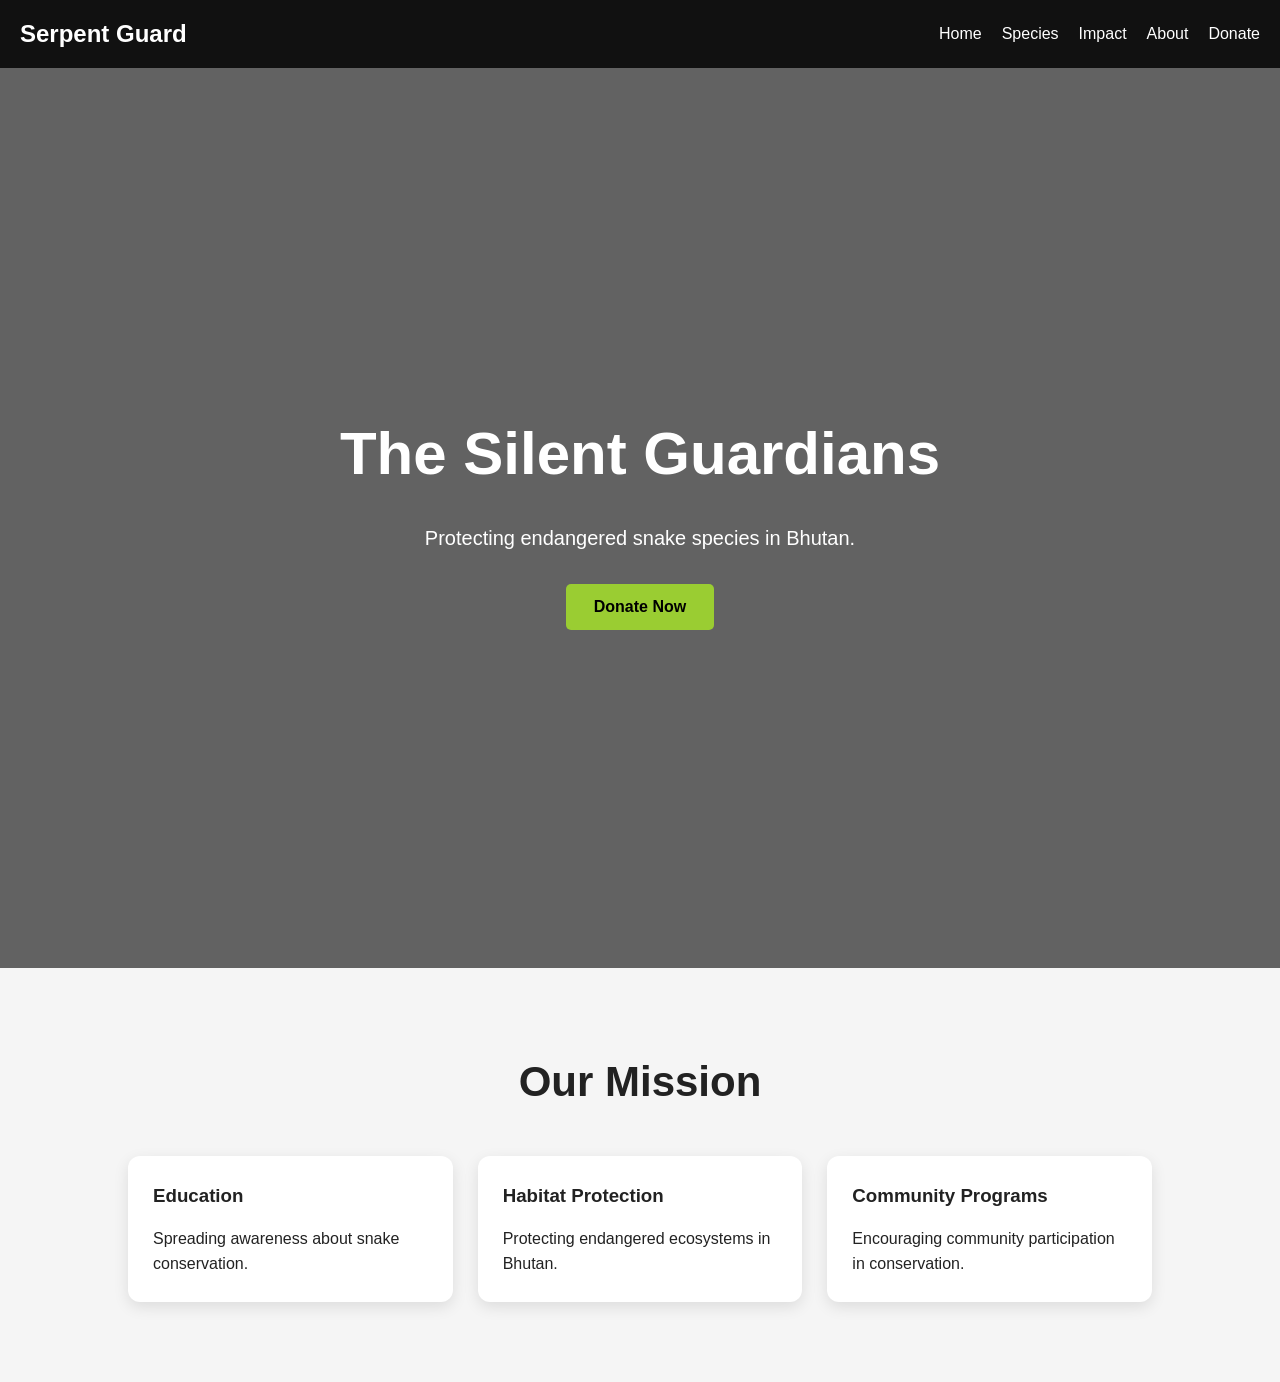
<file: index.html>
<!DOCTYPE html>
<html lang="en">
<head>
<meta charset="UTF-8">
<meta name="viewport" content="width=device-width, initial-scale=1.0">
<title>Serpent Guard - Home</title>
<link rel="stylesheet" href="style.css">
</head>
<body>

<nav class="navbar">

<div class="logo">
<a href="index.html">Serpent Guard</a>
</div>

<div class="hamburger" onclick="toggleMenu()">
☰
</div>

<ul class="nav-links" id="navLinks">
<li><a href="index.html">Home</a></li>
<li><a href="species.html">Species</a></li>
<li><a href="impact.html">Impact</a></li>
<li><a href="about.html">About</a></li>
<li><a href="donate.html">Donate</a></li>
</ul>

</nav>

<section class="hero">
<h1>The Silent Guardians</h1>
<p>Protecting endangered snake species in Bhutan.</p>
<a href="donate.html"><button class="btn">Donate Now</button></a>
</section>

<section>
<h2 class="section-title">Our Mission</h2>
<div class="grid">
<div class="card">
  <h3>Education</h3>
<p>Spreading awareness about snake conservation.</p>
</div>

<div class="card">
<h3>Habitat Protection</h3>
<p>Protecting endangered ecosystems in Bhutan.</p>
</div>

<div class="card">
<h3>Community Programs</h3>
<p>Encouraging community participation in conservation.</p>
</div>
</div>
</section>

<script src="script.js"></script>
</body>
</html>
</file>
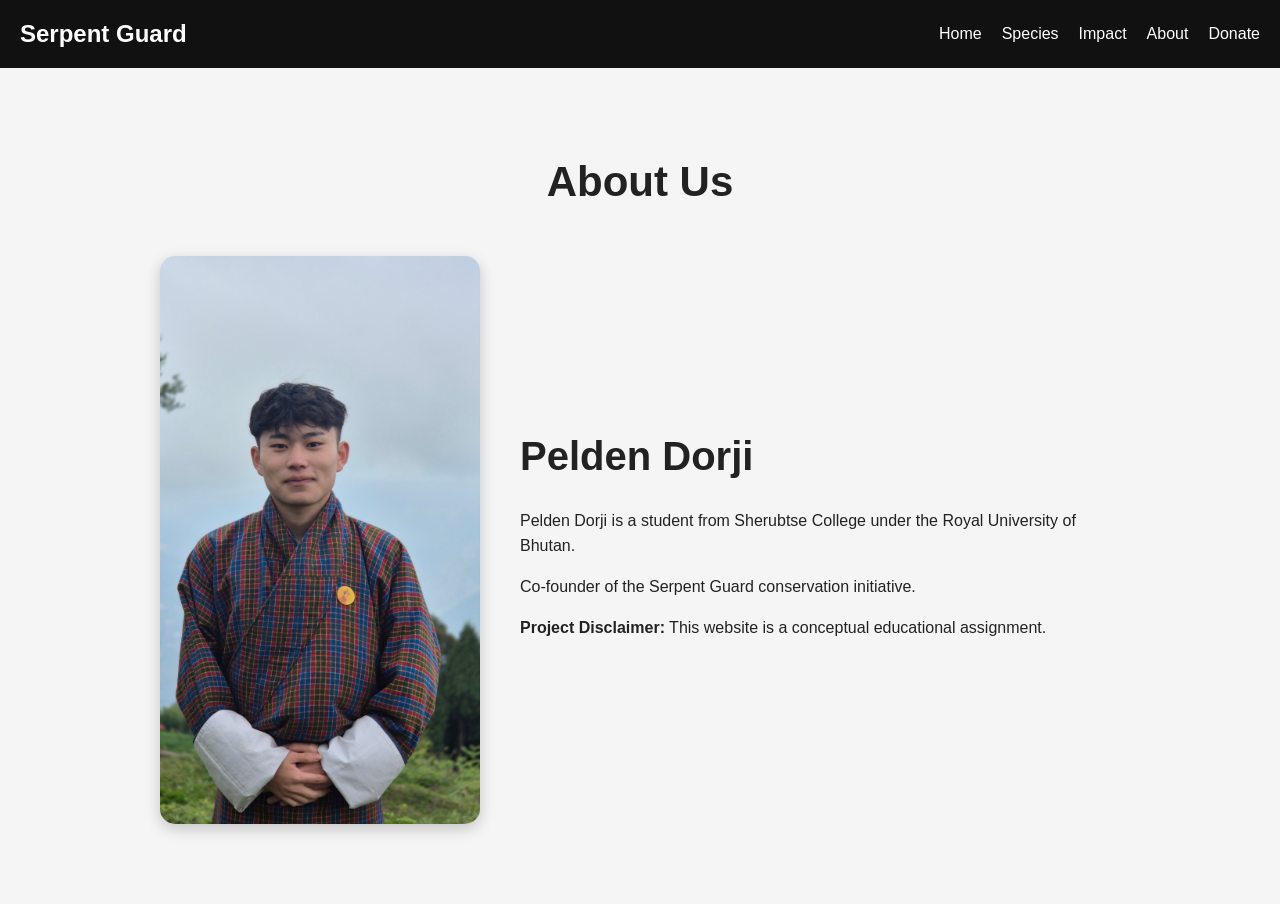
<file: about.html>
<!DOCTYPE html>
<html lang="en">
<head>
<meta charset="UTF-8">
<meta name="viewport" content="width=device-width, initial-scale=1.0">
<title>About Us</title>
<link rel="stylesheet" href="style.css">
</head>
<body>

<nav class="navbar">

<div class="logo">
<a href="index.html">Serpent Guard</a>
</div>

<div class="hamburger" onclick="toggleMenu()">
☰
</div>

<ul class="nav-links" id="navLinks">
<li><a href="index.html">Home</a></li>
<li><a href="species.html">Species</a></li>
<li><a href="impact.html">Impact</a></li>
<li><a href="about.html">About</a></li>
<li><a href="donate.html">Donate</a></li>
</ul>

</nav>

<section id="about">
<h2 class="section-title">About Us</h2>

<div class="about-container">
<img src="./20260426_132249(0).jpg" alt="Pelden Dorji">

<div class="about-text">
<h2>Pelden Dorji</h2>
<p>Pelden Dorji is a student from Sherubtse College under the Royal University of Bhutan.</p>

<p>Co-founder of the Serpent Guard conservation initiative.</p>

<p><strong>Project Disclaimer:</strong> This website is a conceptual educational assignment.</p>
</div>
</div>
</section>
<script src="script.js"></script>
</body>
</html>
</file>
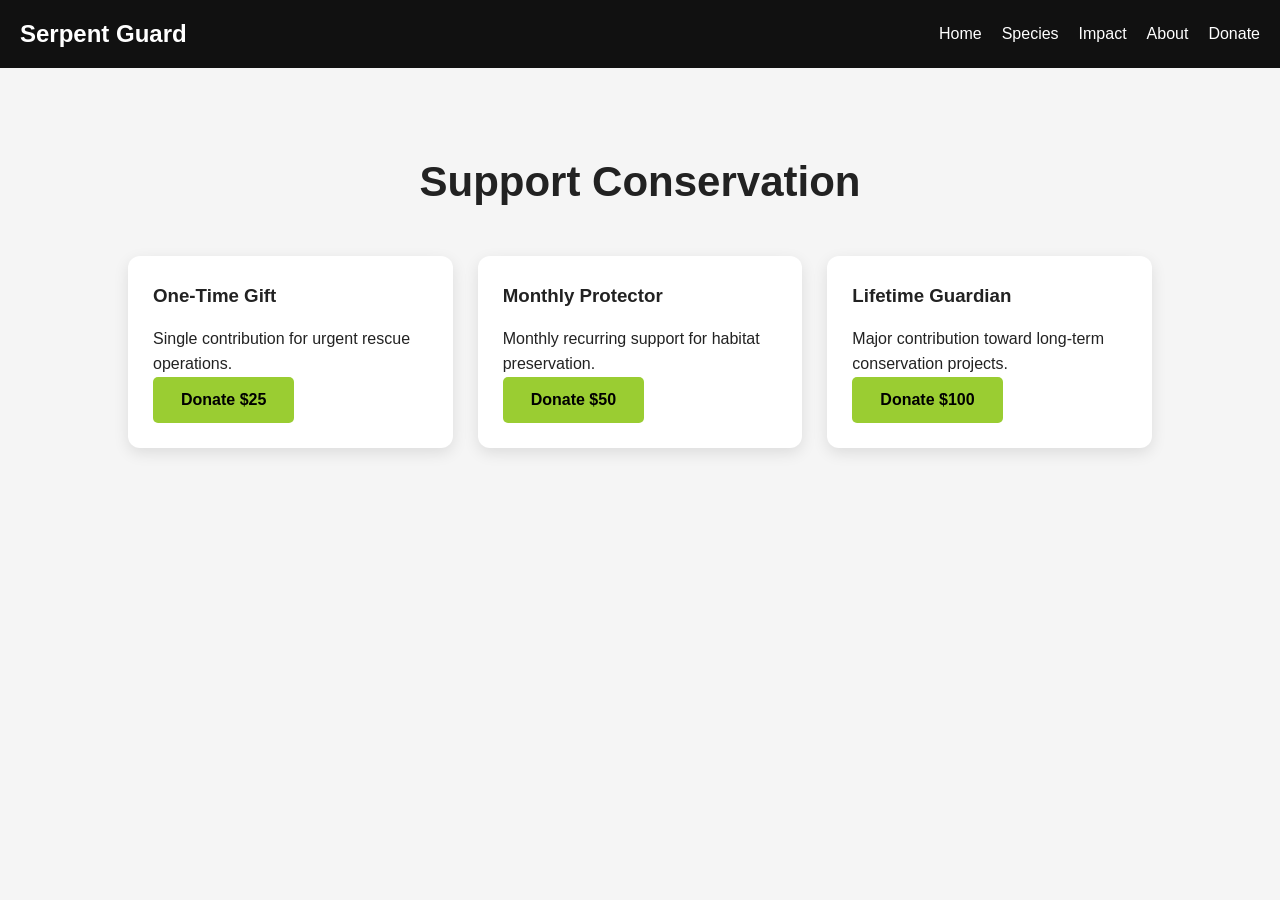
<file: donate.html>
<!DOCTYPE html>
<html lang="en">
<head>
<meta charset="UTF-8">
<meta name="viewport" content="width=device-width, initial-scale=1.0">
<title>Donate</title>
<link rel="stylesheet" href="style.css">
</head>
<body>


<nav class="navbar">

<div class="logo">
<a href="index.html">Serpent Guard</a>
</div>

<div class="hamburger" onclick="toggleMenu()">
☰
</div>

<ul class="nav-links" id="navLinks">
<li><a href="index.html">Home</a></li>
<li><a href="species.html">Species</a></li>
<li><a href="impact.html">Impact</a></li>
<li><a href="about.html">About</a></li>
<li><a href="donate.html">Donate</a></li>
</ul>

</nav>
<section>
<h2 class="section-title">Support Conservation</h2>

<div class="grid">

<div class="card">
<h3>One-Time Gift</h3>
<p>Single contribution for urgent rescue operations.</p>
<button class="btn donate-btn" data-amount="25">Donate $25</button>
</div>

<div class="card">
<h3>Monthly Protector</h3>
<p>Monthly recurring support for habitat preservation.</p>
<button class="btn donate-btn" data-amount="50">Donate $50</button>
</div>

<div class="card">
<h3>Lifetime Guardian</h3>
<p>Major contribution toward long-term conservation projects.</p>
<button class="btn donate-btn" data-amount="100">Donate $100</button>
</div>
<script src="script.js"></script>
</div>
</section>
</file>
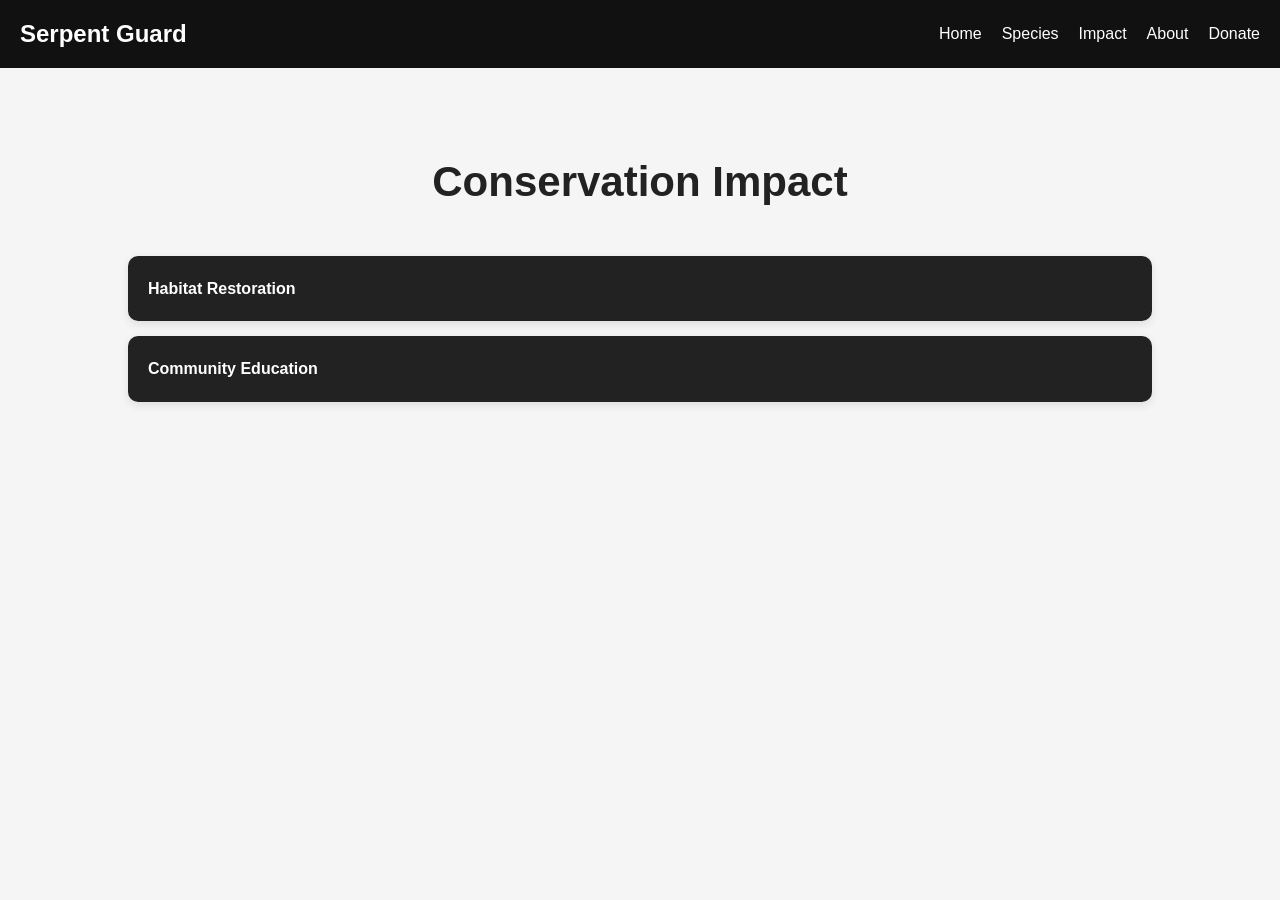
<file: impact.html>
<!DOCTYPE html>
<html lang="en">
<head>
<meta charset="UTF-8">
<meta name="viewport" content="width=device-width, initial-scale=1.0">
<title>Impact</title>
<link rel="stylesheet" href="style.css">
</head>
<body>

<nav class="navbar">

<div class="logo">
<a href="index.html">Serpent Guard</a>
</div>

<div class="hamburger" onclick="toggleMenu()">
☰
</div>

<ul class="nav-links" id="navLinks">
<li><a href="index.html">Home</a></li>
<li><a href="species.html">Species</a></li>
<li><a href="impact.html">Impact</a></li>
<li><a href="about.html">About</a></li>
<li><a href="donate.html">Donate</a></li>
</ul>

</nav>

<section>
<h2 class="section-title">Conservation Impact</h2>

<div class="accordion-item">
<div class="accordion-header">Habitat Restoration</div>
<div class="accordion-content">
<p>More than 50 hectares restored.</p>
</div>
</div>
<div class="accordion-item">
<div class="accordion-header">Community Education</div>
<div class="accordion-content">
<p>1000+ villagers educated about snake conservation.</p>
</div>
</div>
</section>
<script src="script.js"></script>
</body>
</html>
</file>
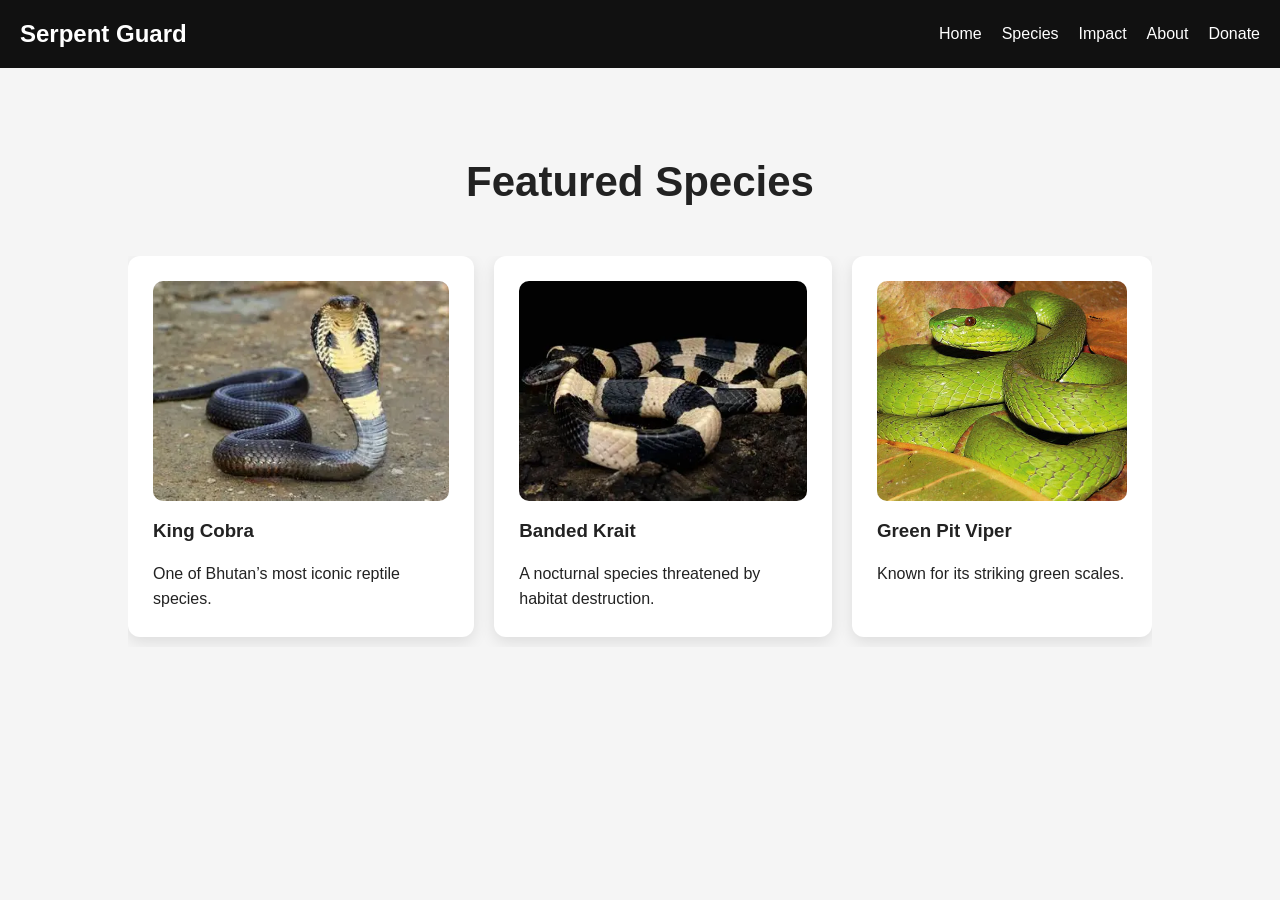
<file: species.html>
<!DOCTYPE html>
<html lang="en">
<head>
<meta charset="UTF-8">
<meta name="viewport" content="width=device-width, initial-scale=1.0">
<title>Species</title>
<link rel="stylesheet" href="style.css">
</head>
<body>

<nav class="navbar">

<div class="logo">
<a href="index.html">Serpent Guard</a>
</div>

<div class="hamburger" onclick="toggleMenu()">
☰
</div>

<ul class="nav-links" id="navLinks">
<li><a href="index.html">Home</a></li>
<li><a href="species.html">Species</a></li>
<li><a href="impact.html">Impact</a></li>
<li><a href="about.html">About</a></li>
<li><a href="donate.html">Donate</a></li>
</ul>

</nav>

<section id="species">
<h2 class="section-title">Featured Species</h2>

<div class="carousel">

<div class="card">
<img src="./OIP (1).webp" alt="King Cobra" class="species-img">
<h3>King Cobra</h3>
<p>One of Bhutan’s most iconic reptile species.</p>
</div>

<div class="card">
<img src="./OIP.webp" alt="Banded Krait" class="species-img">
<h3>Banded Krait</h3>
<p>A nocturnal species threatened by habitat destruction.</p>
</div>

<div class="card">
<img src="./island-pit-viper-green-bali-640.jpg" alt="Green Pit Viper" class="species-img">
<h3>Green Pit Viper</h3>
<p>Known for its striking green scales.</p>
</div>

</div>
</section>
<script src="script.js"></script>
</body>
</html>
</file>
<file: style.css>
/* =========================
GLOBAL STYLES
========================= */

*{
margin:0;
padding:0;
box-sizing:border-box;
font-family:Arial,sans-serif;
}

html{
scroll-behavior:smooth;
}

body{
background:#f5f5f5;
color:#222;
line-height:1.6;
overflow-x:hidden;
}

img{
max-width:100%;
height:auto;
display:block;
}

/* =========================
NAVBAR
========================= */

.navbar{
display:flex;
justify-content:space-between;
align-items:center;
padding:15px 20px;
background:#111;
position:sticky;
top:0;
z-index:9999;
}

.logo a{
color:white;
text-decoration:none;
font-size:24px;
font-weight:bold;
}

.nav-links{
display:flex;
list-style:none;
gap:20px;
}

.nav-links li a{
color:white;
text-decoration:none;
font-size:16px;
transition:0.3s;
}

.nav-links li a:hover{
color:#9acd32;
}

.hamburger{
display:none;
font-size:32px;
color:white;
cursor:pointer;
}

/* =========================
HERO SECTION
========================= */

.hero{
height:100vh;
display:flex;
justify-content:center;
align-items:center;
flex-direction:column;
text-align:center;
padding:20px;
background:
linear-gradient(rgba(0,0,0,0.6),rgba(0,0,0,0.6)),
url("https://images.unsplash.com/photo-1511203466129-824e631920d4?q=80&w=1200");

background-size:cover;
background-position:center;
color:white;
}

.hero h1{
font-size:60px;
margin-bottom:20px;
}

.hero p{
font-size:20px;
max-width:700px;
margin-bottom:30px;
}

/* =========================
BUTTONS
========================= */

.btn{
padding:14px 28px;
background:#9acd32;
border:none;
border-radius:5px;
font-weight:bold;
cursor:pointer;
transition:0.3s;
font-size:16px;
}

.btn:hover{
background:white;
transform:translateY(-2px);
}

/* =========================
SECTIONS
========================= */

section{
padding:80px 10%;
}

.section-title{
font-size:42px;
text-align:center;
margin-bottom:40px;
}

/* =========================
GRID
========================= */

.grid{
display:grid;
grid-template-columns:repeat(auto-fit,minmax(250px,1fr));
gap:25px;
}

/* =========================
CARDS
========================= */

.card{
background:white;
padding:25px;
border-radius:12px;
box-shadow:0 5px 15px rgba(0,0,0,0.1);
transition:0.3s;
overflow:hidden;
}

.card:hover{
transform:translateY(-5px);
}

.card h3{
margin-bottom:15px;
}

/* =========================
SPECIES IMAGES
========================= */

.species-img{
width:100%;
height:220px;
object-fit:cover;
border-radius:10px;
margin-bottom:15px;
transition:0.3s;
}

.species-img:hover{
transform:scale(1.03);
}

/* =========================
CAROUSEL
========================= */

.carousel{
display:flex;
gap:20px;
overflow-x:auto;
scroll-behavior:smooth;
padding-bottom:10px;
}

.carousel::-webkit-scrollbar{
height:8px;
}

.carousel::-webkit-scrollbar-thumb{
background:#999;
border-radius:10px;
}

.carousel .card{
min-width:300px;
}

/* =========================
ACCORDION
========================= */

.accordion-item{
margin-bottom:15px;
background:white;
border-radius:10px;
overflow:hidden;
box-shadow:0 3px 10px rgba(0,0,0,0.1);
}

.accordion-header{
padding:20px;
background:#222;
color:white;
cursor:pointer;
font-weight:bold;
}

.accordion-content{
display:none;
padding:20px;
background:white;
}

.accordion-item:hover .accordion-content{
display:block;
}

/* =========================
ABOUT SECTION
========================= */

.about-container{
display:flex;
flex-wrap:wrap;
gap:40px;
justify-content:center;
align-items:center;
}

.about-container img{
width:320px;
border-radius:15px;
box-shadow:0 5px 15px rgba(0,0,0,0.2);
}

.about-text{
max-width:600px;
}

.about-text h2{
font-size:40px;
margin-bottom:20px;
}

.about-text p{
margin-bottom:15px;
}

/* =========================
MODAL
========================= */

.modal{
display:none;
position:fixed;
left:0;
top:0;
width:100%;
height:100%;
background:rgba(0,0,0,0.7);
z-index:99999;
}

.modal-content{
background:white;
width:400px;
max-width:90%;
padding:30px;
margin:10% auto;
border-radius:10px;
position:relative;
animation:popup 0.3s ease;
}

@keyframes popup{
from{
transform:scale(0.8);
opacity:0;
}
to{
transform:scale(1);
opacity:1;
}
}

.close{
position:absolute;
right:20px;
top:10px;
font-size:30px;
cursor:pointer;
}

/* =========================
FORM
========================= */

input,
textarea{
width:100%;
padding:12px;
margin:10px 0;
border:1px solid #ccc;
border-radius:5px;
font-size:16px;
}

textarea{
resize:none;
}

/* =========================
TOOLTIP
========================= */

.tooltip{
position:relative;
display:inline-block;
cursor:pointer;
}

.tooltiptext{
visibility:hidden;
width:220px;
background:black;
color:white;
text-align:center;
padding:10px;
border-radius:6px;
position:absolute;
bottom:125%;
left:50%;
transform:translateX(-50%);
z-index:1;
}

.tooltip:hover .tooltiptext{
visibility:visible;
}

/* =========================
FOOTER
========================= */

footer{
background:#111;
color:white;
text-align:center;
padding:20px;
}

/* =========================
MOBILE RESPONSIVE
========================= */

@media(max-width:768px){

/* NAVBAR */

.hamburger{
display:block;
}

.nav-links{
position:absolute;
top:70px;
right:0;
background:#111;
width:100%;
flex-direction:column;
align-items:center;
padding:20px 0;
display:none;
z-index:9999;
}

.nav-links.active{
display:flex;
}

.nav-links li{
margin:15px 0;
}

/* HERO */

.hero{
height:auto;
min-height:100vh;
padding:40px 20px;
}

.hero h1{
font-size:38px;
line-height:1.2;
}

.hero p{
font-size:16px;
}

/* SECTIONS */

section{
padding:60px 20px;
}

.section-title{
font-size:32px;
}

/* GRID */

.grid{
grid-template-columns:1fr;
}

/* ABOUT */

.about-container{
flex-direction:column;
text-align:center;
}

.about-container img{
width:100%;
max-width:300px;
}

/* MODAL */

.modal-content{
width:90%;
margin-top:30%;
}

/* BUTTON */

.btn{
width:100%;
}

/* CAROUSEL */

.carousel{
scroll-snap-type:x mandatory;
}

.carousel .card{
min-width:85%;
scroll-snap-align:center;
}
}
</file>
